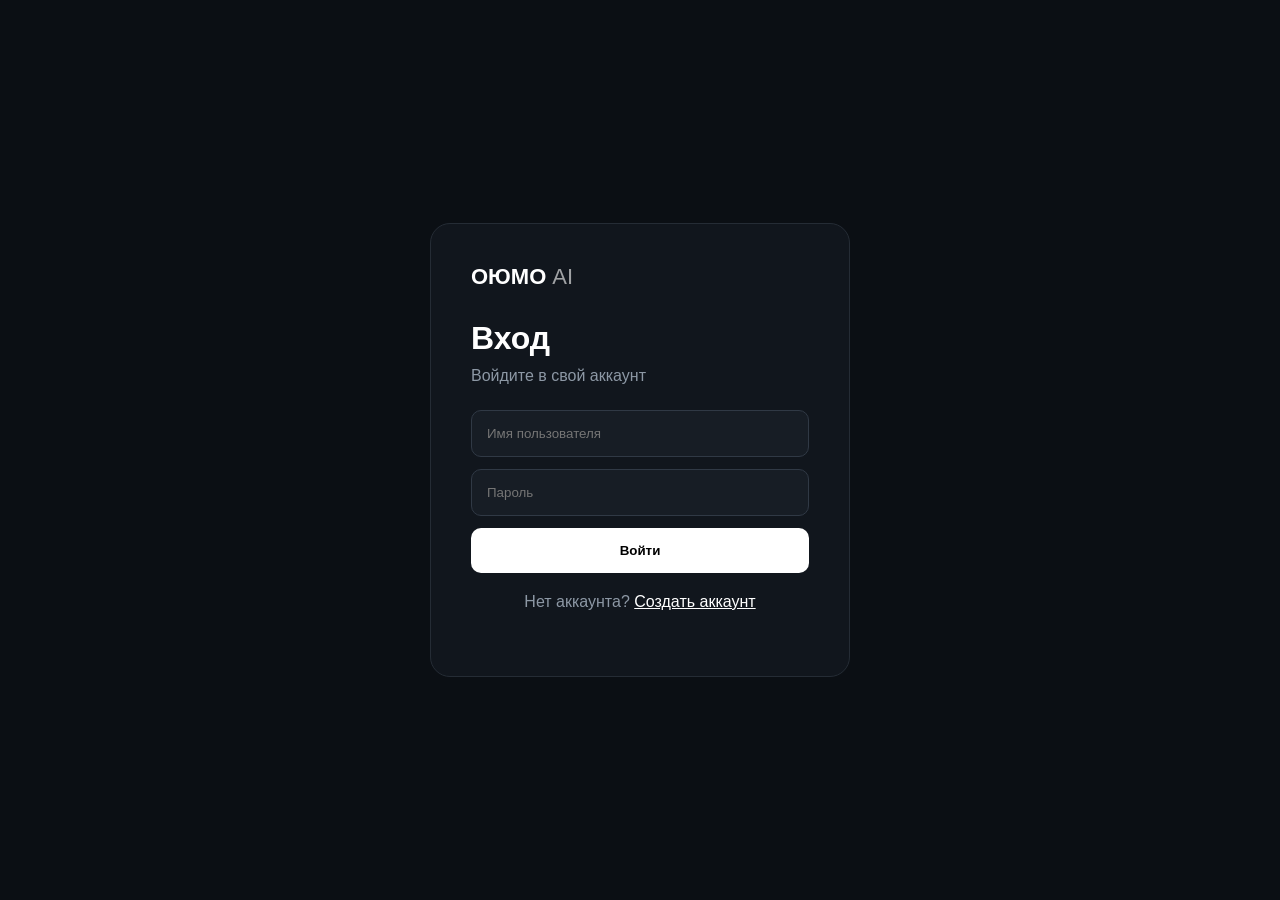
<file: AKYLMAN-AI/frontend/index.html>
<!DOCTYPE html>
<html lang="ru">

<head>
    <meta charset="UTF-8">

    <meta name="viewport" content="width=device-width, initial-scale=1.0">

    <title>АКЫЛМАН AI</title>

    <link rel="stylesheet" href="style.css">
</head>

<body>

    <div class="app">

        <header class="header">

            <div class="logo">
                АКЫЛМАН <span>AI</span>
            </div>

            <div class="user-panel">

                <span id="username">
                    Пользователь
                </span>

                <button id="profileButton">
                    Профиль
                </button>

                <button id="logoutButton">
                    Выйти
                </button>

            </div>

        </header>


        <div class="workspace">

            <aside class="sidebar">

                <button id="newChatButton" class="new-chat">
                    + Новый чат
                </button>

                <div class="history-title">
                    История чатов
                </div>

                <div id="chatList" class="chat-list">
                </div>

            </aside>


            <main class="chat-container">

                <section class="chat" id="chat">
                </section>


                <form class="input-area" id="chatForm">

                    <input type="file" id="fileInput" hidden>

                    <button type="button" id="fileButton" title="Загрузить файл">
                        📎
                    </button>

                    <button type="button" id="voiceButton" title="Голосовой ввод">
                        🎤
                    </button>

                    <input type="text" id="messageInput" placeholder="Напишите сообщение..." autocomplete="off">

                    <button type="submit">
                        Отправить
                    </button>

                </form>

            </main>

        </div>

    </div>

    <script src="app.js"></script>

</body>

</html>
</file>
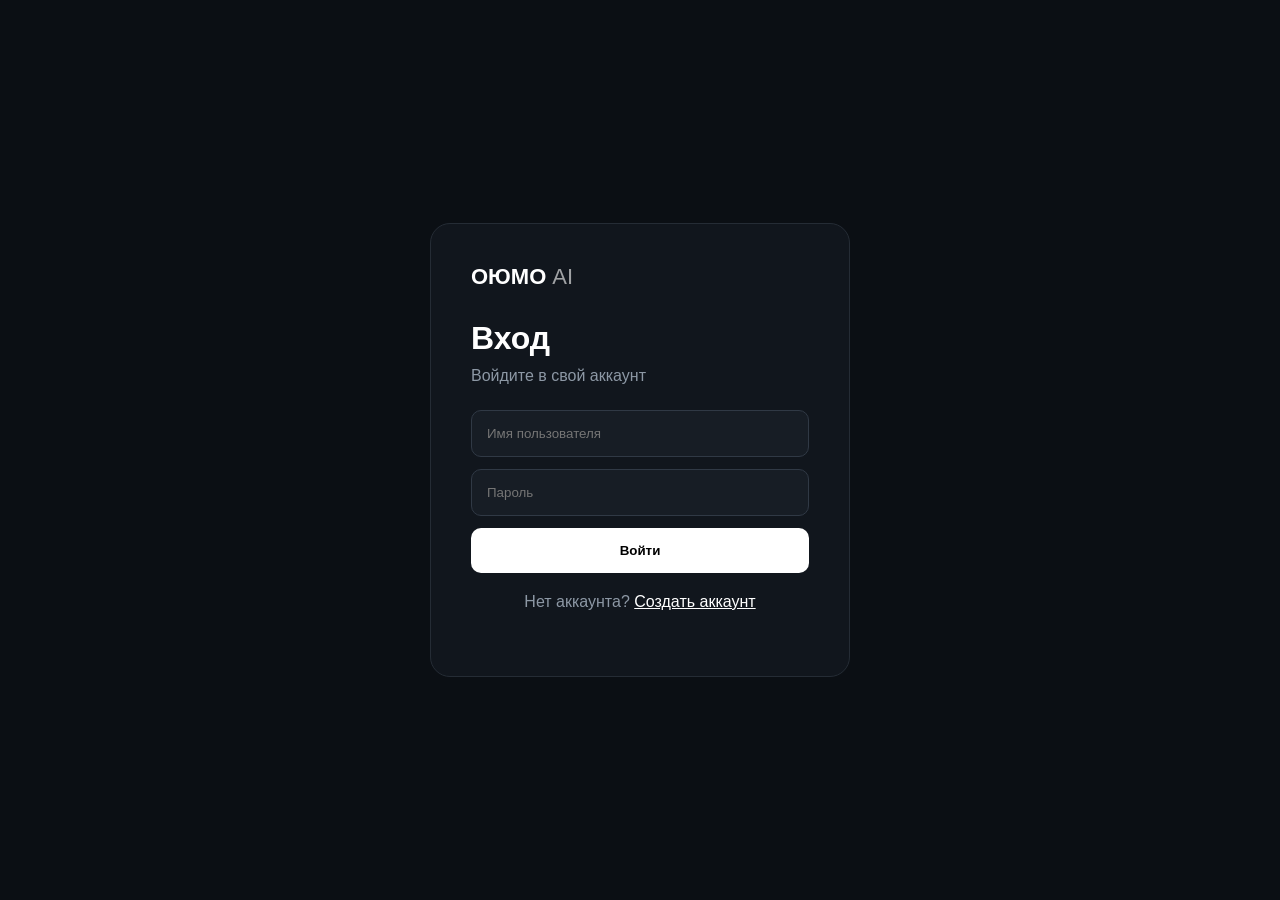
<file: AKYLMAN-AI/frontend/login.html>
<!DOCTYPE html>
<html lang="ru">

<head>

    <meta charset="UTF-8">

    <meta name="viewport" content="width=device-width, initial-scale=1.0">

    <title>Вход — ОЮМО AI</title>

    <link rel="stylesheet" href="style.css">

</head>

<body>

    <div class="auth-container">

        <div class="auth-box">

            <div class="logo">
                ОЮМО <span>AI</span>
            </div>

            <h1>Вход</h1>

            <p>Войдите в свой аккаунт</p>

            <form id="loginForm">

                <input type="text" id="loginUsername" placeholder="Имя пользователя" required>

                <input type="password" id="loginPassword" placeholder="Пароль" required>

                <button type="submit">
                    Войти
                </button>

            </form>

            <div id="loginMessage"></div>

            <p class="auth-link">
                Нет аккаунта?
                <a href="register.html">Создать аккаунт</a>
            </p>

        </div>

    </div>


    <script>

        const form =
            document.getElementById("loginForm");


        form.addEventListener(
            "submit",
            async function (event) {

                event.preventDefault();

                const username =
                    document.getElementById(
                        "loginUsername"
                    ).value;

                const password =
                    document.getElementById(
                        "loginPassword"
                    ).value;

                const message =
                    document.getElementById(
                        "loginMessage"
                    );

                try {

                    const response =
                        await fetch(
                            "http://127.0.0.1:8000/login",
                            {
                                method: "POST",

                                headers: {
                                    "Content-Type":
                                        "application/json"
                                },

                                body: JSON.stringify({
                                    username: username,
                                    password: password
                                })
                            }
                        );

                    const data =
                        await response.json();

                    if (!response.ok) {

                        message.textContent =
                            data.detail ||
                            "Ошибка входа";

                        return;
                    }

                    localStorage.setItem(
                        "user_id",
                        data.user_id
                    );

                    localStorage.setItem(
                        "access_token",
                        data.access_token
                    );

                    window.location.href =
                        "index.html";

                } catch (error) {

                    message.textContent =
                        "Не удалось подключиться к ОЮМО AI.";

                }

            }
        );

    </script>

</body>

</html>
</file>
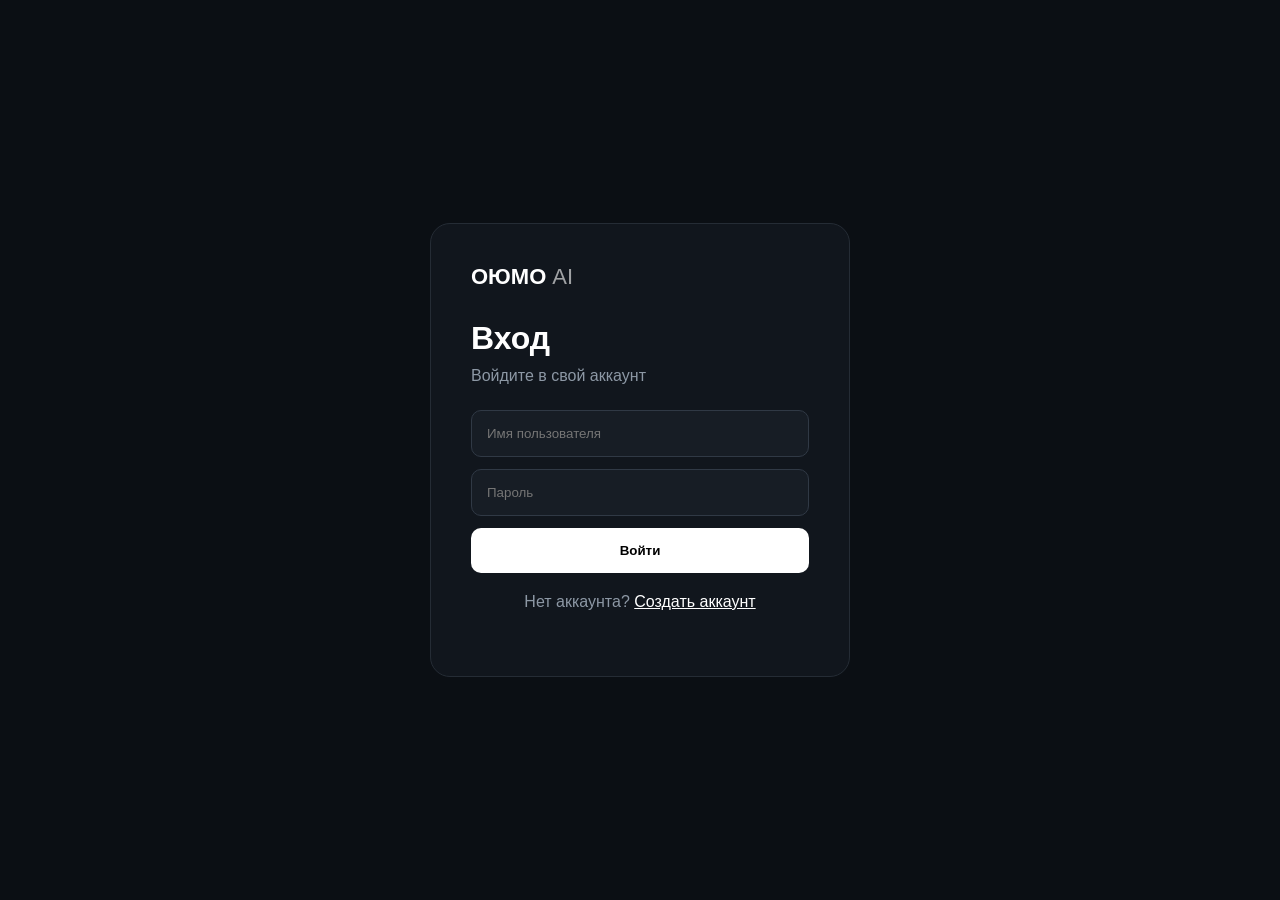
<file: AKYLMAN-AI/frontend/profile.html>
<!DOCTYPE html>
<html lang="ru">

<head>

    <meta charset="UTF-8">

    <meta name="viewport" content="width=device-width, initial-scale=1.0">

    <title>Профиль — АКЫЛМАН AI</title>

    <link rel="stylesheet" href="style.css">

</head>


<body>

    <div class="app">

        <header class="header">

            <div class="logo">
                АКЫЛМАН <span>AI</span>
            </div>

            <div class="user-panel">

                <button id="backButton">
                    Чаты
                </button>

                <button id="logoutButton">
                    Выйти
                </button>

            </div>

        </header>


        <main class="profile-container">

            <div class="profile-box">

                <h1>
                    Профиль
                </h1>


                <div class="profile-info">

                    <div class="profile-row">

                        <span>
                            ID пользователя
                        </span>

                        <strong id="userId">
                            —
                        </strong>

                    </div>


                    <div class="profile-row">

                        <span>
                            Имя пользователя
                        </span>

                        <strong id="username">
                            Загрузка...
                        </strong>

                    </div>

                </div>


                <div class="profile-divider">
                </div>


                <h2>
                    Изменить пароль
                </h2>


                <form id="passwordForm">

                    <input type="password" id="oldPassword" placeholder="Старый пароль" required>


                    <input type="password" id="newPassword" placeholder="Новый пароль" required>


                    <input type="password" id="confirmPassword" placeholder="Повторите новый пароль" required>


                    <button type="submit">
                        Изменить пароль
                    </button>

                </form>


                <div id="message" class="profile-message">
                </div>

            </div>

        </main>

    </div>


    <script src="profile.js"></script>

</body>

</html>
</file>
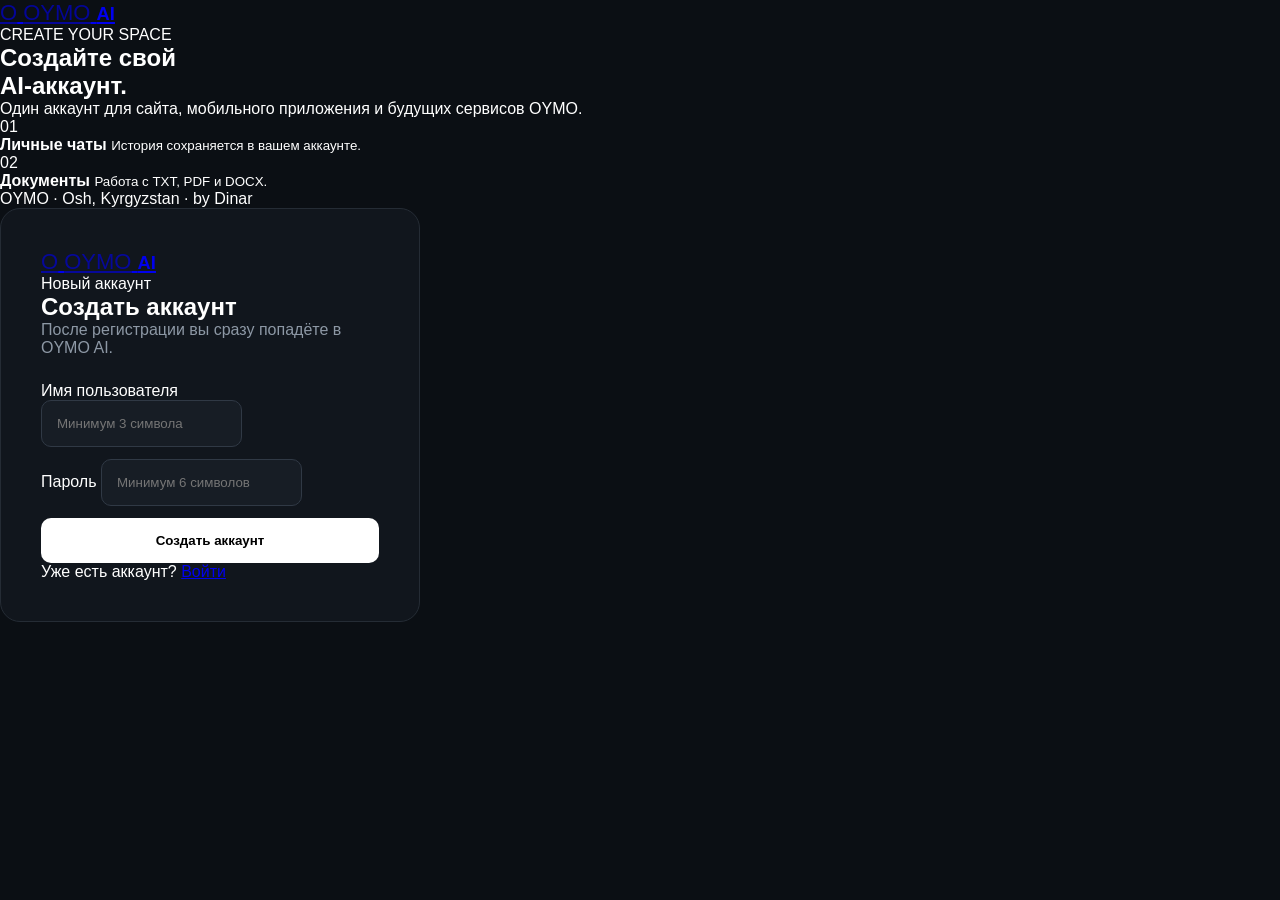
<file: AKYLMAN-AI/frontend/register.html>
<!doctype html>
<html lang="ru">

<head>
    <meta charset="utf-8">
    <meta name="viewport" content="width=device-width, initial-scale=1">
    <meta name="theme-color" content="#08090d">
    <title>Регистрация — OYMO AI</title>
    <link rel="stylesheet" href="style.css">
</head>

<body class="auth-page" data-mode="register">
    <main class="auth-shell">
        <section class="auth-visual register-visual">
            <a class="logo logo-large" href="register.html">
                <span class="logo-mark">O</span>
                <span>OYMO</span>
                <small>AI</small>
            </a>

            <div class="visual-content">
                <div class="eyebrow">CREATE YOUR SPACE</div>

                <h1>
                    Создайте свой<br>
                    <span>AI-аккаунт.</span>
                </h1>

                <p>
                    Один аккаунт для сайта, мобильного приложения
                    и будущих сервисов OYMO.
                </p>

                <div class="feature-row">
                    <span>01</span>
                    <div>
                        <strong>Личные чаты</strong>
                        <small>История сохраняется в вашем аккаунте.</small>
                    </div>
                </div>

                <div class="feature-row">
                    <span>02</span>
                    <div>
                        <strong>Документы</strong>
                        <small>Работа с TXT, PDF и DOCX.</small>
                    </div>
                </div>
            </div>

            <div class="visual-footer">
                OYMO · Osh, Kyrgyzstan · by Dinar
            </div>
        </section>

        <section class="auth-panel">
            <div class="auth-box">

                <div class="mobile-brand">
                    <a class="logo" href="register.html">
                        <span class="logo-mark">O</span>
                        <span>OYMO</span>
                        <small>AI</small>
                    </a>
                </div>

                <div class="auth-kicker">
                    Новый аккаунт
                </div>

                <h2>
                    Создать аккаунт
                </h2>

                <p class="auth-subtitle">
                    После регистрации вы сразу попадёте в OYMO AI.
                </p>

                <div id="authError" class="auth-error" role="alert">
                </div>

                <form class="auth-form">

                    <label class="field">
                        <span>Имя пользователя</span>

                        <input id="username" autocomplete="username" required minlength="3" maxlength="100"
                            placeholder="Минимум 3 символа">
                    </label>

                    <label class="field">
                        <span>Пароль</span>

                        <input id="password" type="password" autocomplete="new-password" required minlength="6"
                            placeholder="Минимум 6 символов">
                    </label>

                    <button id="submitButton" class="auth-submit" type="submit">
                        Создать аккаунт
                    </button>

                </form>

                <div class="auth-switch">
                    Уже есть аккаунт?
                    <a href="login.html">Войти</a>
                </div>

            </div>
        </section>
    </main>

    <script src="auth.js"></script>
</body>

</html>
</file>
<file: AKYLMAN-AI/frontend/style.css>
* {
    margin: 0;
    padding: 0;
    box-sizing: border-box;
}

body {
    font-family: Arial, sans-serif;
    background: #0b0f14;
    color: white;
    min-height: 100vh;
}

.app {
    width: 100%;
    max-width: 1000px;
    height: 100vh;
    margin: auto;
    display: flex;
    flex-direction: column;
    background: #11161d;
}

.header {
    height: 70px;
    padding: 0 25px;
    display: flex;
    align-items: center;
    justify-content: space-between;
    border-bottom: 1px solid #252c35;
}

.logo {
    font-size: 22px;
    font-weight: 700;
}

.logo span {
    font-weight: 400;
    opacity: 0.6;
}

.status {
    font-size: 13px;
    color: #8d98a5;
}

.chat {
    flex: 1;
    padding: 30px;
    overflow-y: auto;
}

.message {
    max-width: 75%;
    margin-bottom: 25px;
}

.message.assistant {
    margin-right: auto;
}

.message.user {
    margin-left: auto;
}

.name {
    font-size: 12px;
    color: #8d98a5;
    margin-bottom: 7px;
}

.bubble {
    padding: 14px 17px;
    border-radius: 14px;
    background: #1b222b;
    line-height: 1.5;
}

.user .bubble {
    background: #27313c;
}

.input-area {
    display: flex;
    gap: 10px;
    padding: 20px;
    border-top: 1px solid #252c35;
}

.input-area input {
    flex: 1;
    padding: 15px;
    border: 1px solid #303945;
    border-radius: 12px;
    outline: none;
    background: #171d25;
    color: white;
    font-size: 15px;
}

.input-area button {
    padding: 0 22px;
    border: none;
    border-radius: 12px;
    background: white;
    color: black;
    cursor: pointer;
    font-weight: 600;
}

.input-area button:hover {
    opacity: 0.85;
}

@media (max-width: 700px) {
    .message {
        max-width: 90%;
    }

    .chat {
        padding: 20px;
    }

    .header {
        padding: 0 15px;
    }
}

.auth-container {
    min-height: 100vh;
    display: flex;
    justify-content: center;
    align-items: center;
    padding: 20px;
}

.auth-box {
    width: 100%;
    max-width: 420px;
    padding: 40px;
    background: #11161d;
    border: 1px solid #252c35;
    border-radius: 20px;
}

.auth-box h1 {
    margin-top: 30px;
    margin-bottom: 10px;
}

.auth-box p {
    color: #8d98a5;
    margin-bottom: 25px;
}

.auth-box form {
    display: flex;
    flex-direction: column;
    gap: 12px;
}

.auth-box input {
    padding: 15px;
    border-radius: 10px;
    border: 1px solid #303945;
    background: #171d25;
    color: white;
    outline: none;
}

.auth-box button {
    padding: 15px;
    border: none;
    border-radius: 10px;
    background: white;
    color: black;
    font-weight: 600;
    cursor: pointer;
}

.auth-link {
    margin-top: 20px;
    text-align: center;
}

.auth-link a {
    color: white;
}

.workspace {
    display: flex;
    flex: 1;
    min-height: 0;
}

.sidebar {
    width: 220px;
    padding: 20px;
    border-right: 1px solid #252c35;
    display: flex;
    flex-direction: column;
    gap: 10px;
}

.chat-container {
    flex: 1;
    min-width: 0;
    display: flex;
    flex-direction: column;
}

.user-panel {
    display: flex;
    align-items: center;
    gap: 15px;
}

.user-panel span {
    color: #8d98a5;
    font-size: 14px;
}

.user-panel button,
.sidebar button {
    border: 1px solid #303945;
    background: #171d25;
    color: white;
    border-radius: 10px;
    padding: 10px 14px;
    cursor: pointer;
}

.new-chat {
    background: white !important;
    color: black !important;
    border: none !important;
    font-weight: 600;
}

.sidebar-button:hover,
.user-panel button:hover {
    background: #222a34;
}

@media (max-width: 700px) {

    .sidebar {
        display: none;
    }

    .user-panel span {
        display: none;
    }
}

.history-title {
    margin-top: 15px;
    margin-bottom: 5px;

    font-size: 12px;

    color: #8d98a5;

    text-transform: uppercase;

    letter-spacing: 0.5px;
}


.chat-list {
    display: flex;

    flex-direction: column;

    gap: 6px;

    overflow-y: auto;

    min-height: 0;
}


.chat-item {
    display: flex;

    align-items: center;

    gap: 5px;

    width: 100%;

    border-radius: 10px;

    overflow: hidden;

    background: transparent;
}


.chat-item:hover {
    background: #1b222b;
}


.chat-item.active {
    background: #222a34;
}


.chat-item-title {
    flex: 1;

    min-width: 0;

    padding: 10px;

    border: none;

    background: transparent;

    color: white;

    text-align: left;

    cursor: pointer;

    white-space: nowrap;

    overflow: hidden;

    text-overflow: ellipsis;
}


.chat-delete {
    width: 30px;

    height: 30px;

    margin-right: 5px;

    border: none;

    background: transparent;

    color: #8d98a5;

    cursor: pointer;

    font-size: 18px;
}


.chat-delete:hover {
    color: white;

    background: #303945;

    border-radius: 7px;
}


@media (max-width: 700px) {

    .sidebar {
        display: none;
    }

}

.profile-container {
    flex: 1;

    display: flex;

    justify-content: center;

    align-items: flex-start;

    padding: 50px 20px;

    overflow-y: auto;
}


.profile-box {
    width: 100%;

    max-width: 500px;

    padding: 35px;

    background: #11161d;

    border: 1px solid #252c35;

    border-radius: 20px;
}


.profile-box h1 {
    margin-bottom: 30px;

    font-size: 28px;
}


.profile-box h2 {
    margin-bottom: 20px;

    font-size: 18px;
}


.profile-info {
    display: flex;

    flex-direction: column;

    gap: 15px;
}


.profile-row {
    display: flex;

    justify-content: space-between;

    gap: 20px;

    padding: 15px;

    background: #171d25;

    border-radius: 10px;
}


.profile-row span {
    color: #8d98a5;
}


.profile-row strong {
    color: white;

    overflow: hidden;

    text-overflow: ellipsis;
}


.profile-divider {
    height: 1px;

    background: #252c35;

    margin: 30px 0;
}


#passwordForm {
    display: flex;

    flex-direction: column;

    gap: 12px;
}


#passwordForm input {
    padding: 15px;

    border-radius: 10px;

    border: 1px solid #303945;

    background: #171d25;

    color: white;

    outline: none;

    font-size: 15px;
}


#passwordForm button {
    padding: 15px;

    border: none;

    border-radius: 10px;

    background: white;

    color: black;

    font-weight: 600;

    cursor: pointer;
}


.profile-message {
    margin-top: 20px;

    color: #8d98a5;

    line-height: 1.5;

    min-height: 20px;
}

#fileButton,
#voiceButton {
    width: 48px;
    min-width: 48px;
    padding: 0;
    border: 1px solid #303945;
    border-radius: 12px;
    background: #171d25;
    color: white;
    cursor: pointer;
    font-size: 18px;
}

#fileButton:hover,
#voiceButton:hover {
    background: #222a34;
}

#voiceButton.recording {
    background: #303945;
}

#voiceButton:disabled {
    opacity: 0.5;
    cursor: not-allowed;
}

/* =========================
   КНОПКА ОЗВУЧИВАНИЯ
========================= */

.speak-button {
    margin-top: 8px;
    width: 38px;
    height: 34px;
    padding: 0 !important;
    border: 1px solid #303945 !important;
    border-radius: 9px !important;
    background: #171d25 !important;
    color: white !important;
    cursor: pointer;
    font-size: 16px;
    display: flex;
    align-items: center;
    justify-content: center;
}

.speak-button:hover {
    background: #222a34 !important;
}

.speak-button:active {
    transform: scale(0.95);
}

/* =========================
   АДАПТАЦИЯ ДЛЯ ТЕЛЕФОНА
========================= */

@media (max-width: 700px) {

    body {
        overflow: hidden;
    }

    .app {
        height: 100vh;
        width: 100%;
    }

    .header {
        height: 60px;
        padding: 0 12px;
    }

    .logo {
        font-size: 18px;
    }

    .user-panel {
        gap: 6px;
    }

    .user-panel button {
        padding: 8px 10px;
        font-size: 12px;
    }

    .workspace {
        width: 100%;
    }

    .chat-container {
        width: 100%;
    }

    .chat {
        padding: 15px;
    }

    .message {
        max-width: 90%;
        margin-bottom: 18px;
    }

    .bubble {
        padding: 12px 14px;
        font-size: 14px;
    }

    .input-area {
        padding: 10px;
        gap: 6px;
    }

    .input-area input {
        min-width: 0;
        padding: 12px;
        font-size: 14px;
    }

    #fileButton,
    #voiceButton {
        width: 42px;
        min-width: 42px;
        height: 42px;
    }

    .input-area button[type="submit"] {
        padding: 0 12px;
        font-size: 13px;
    }

}
</file>
